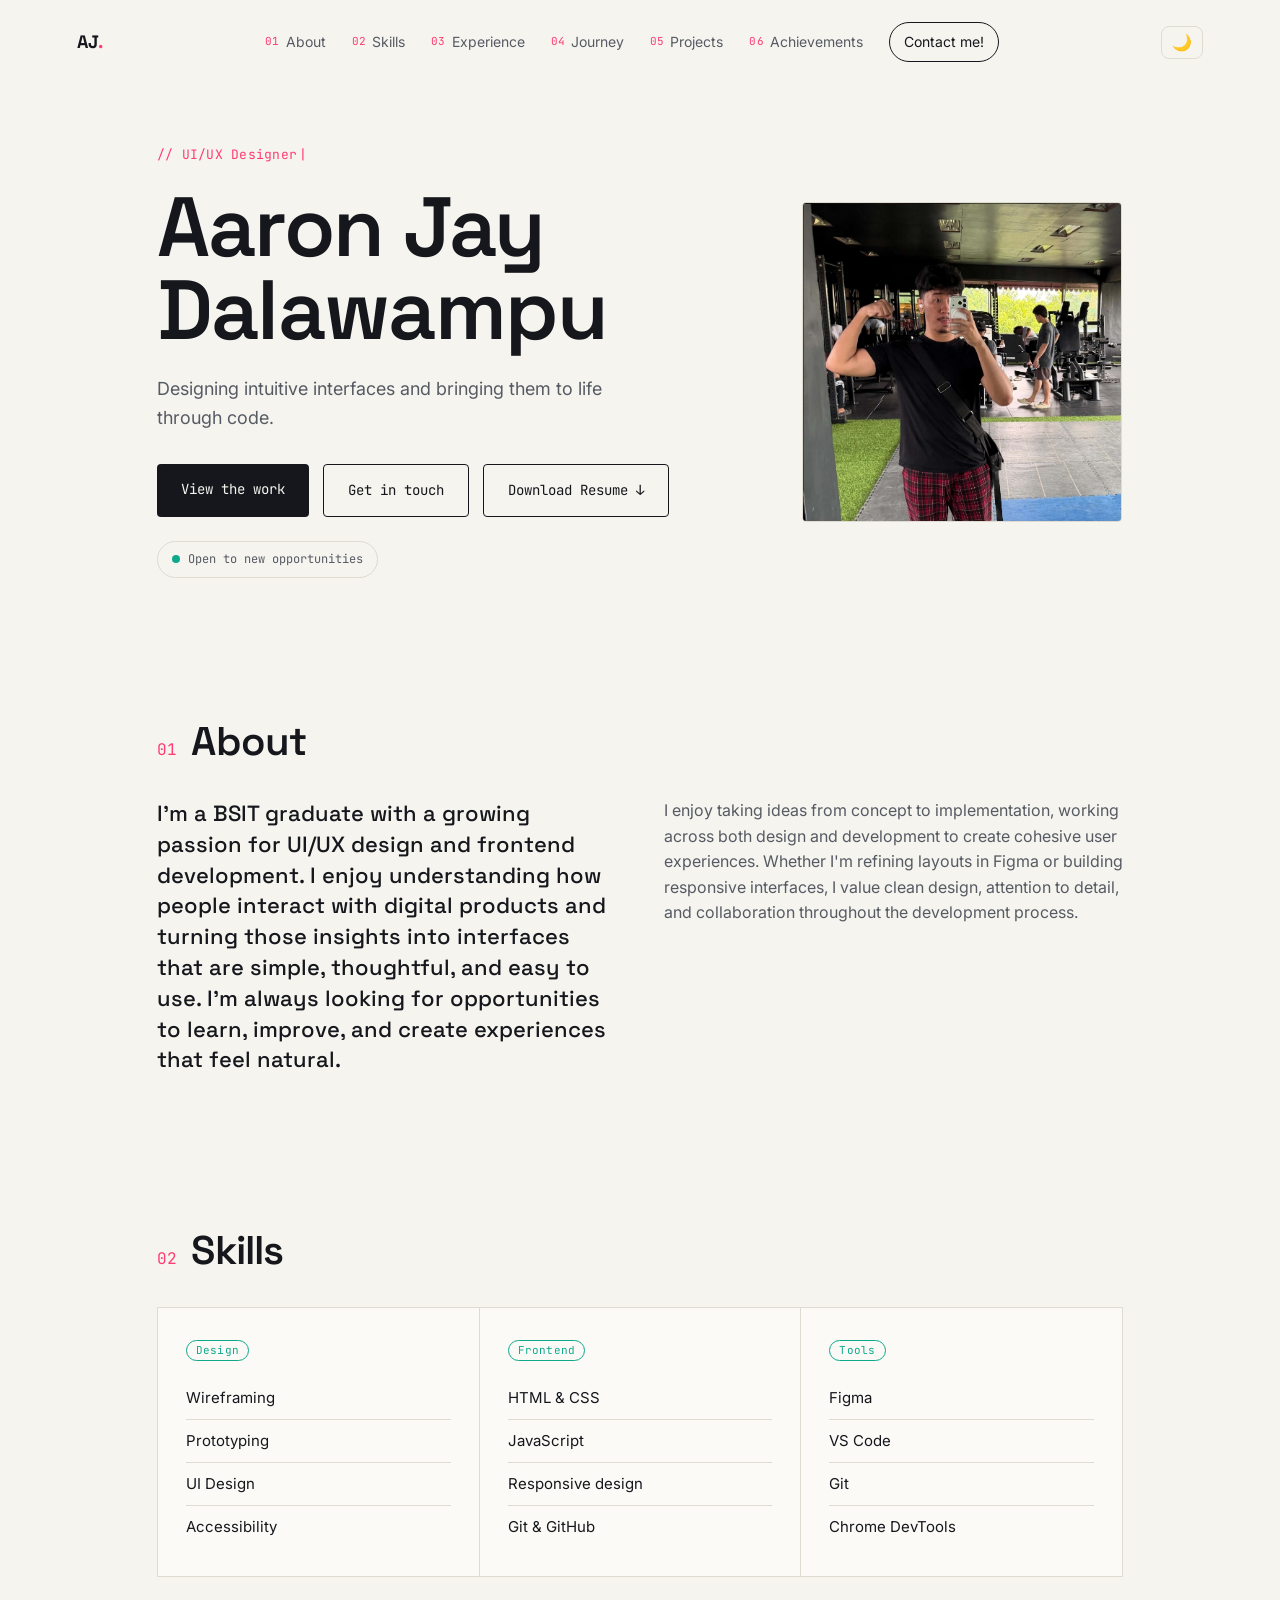
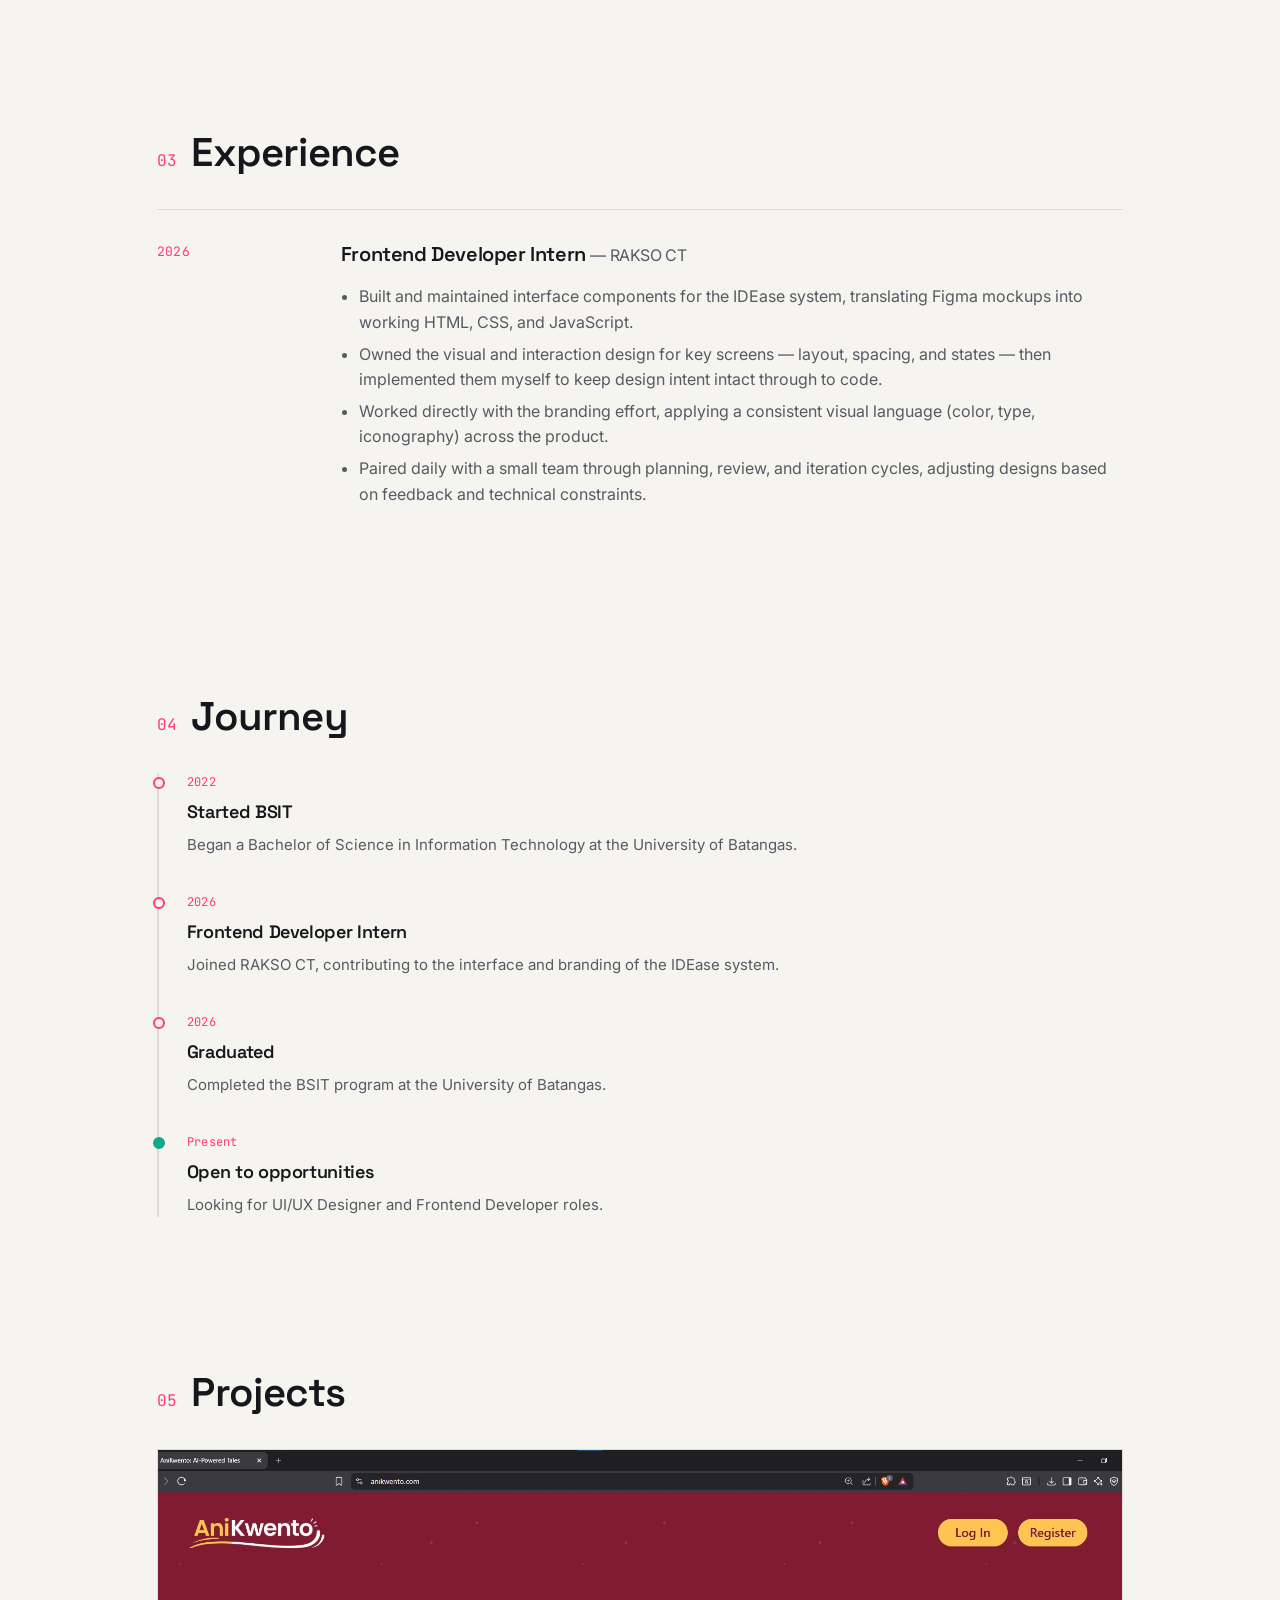
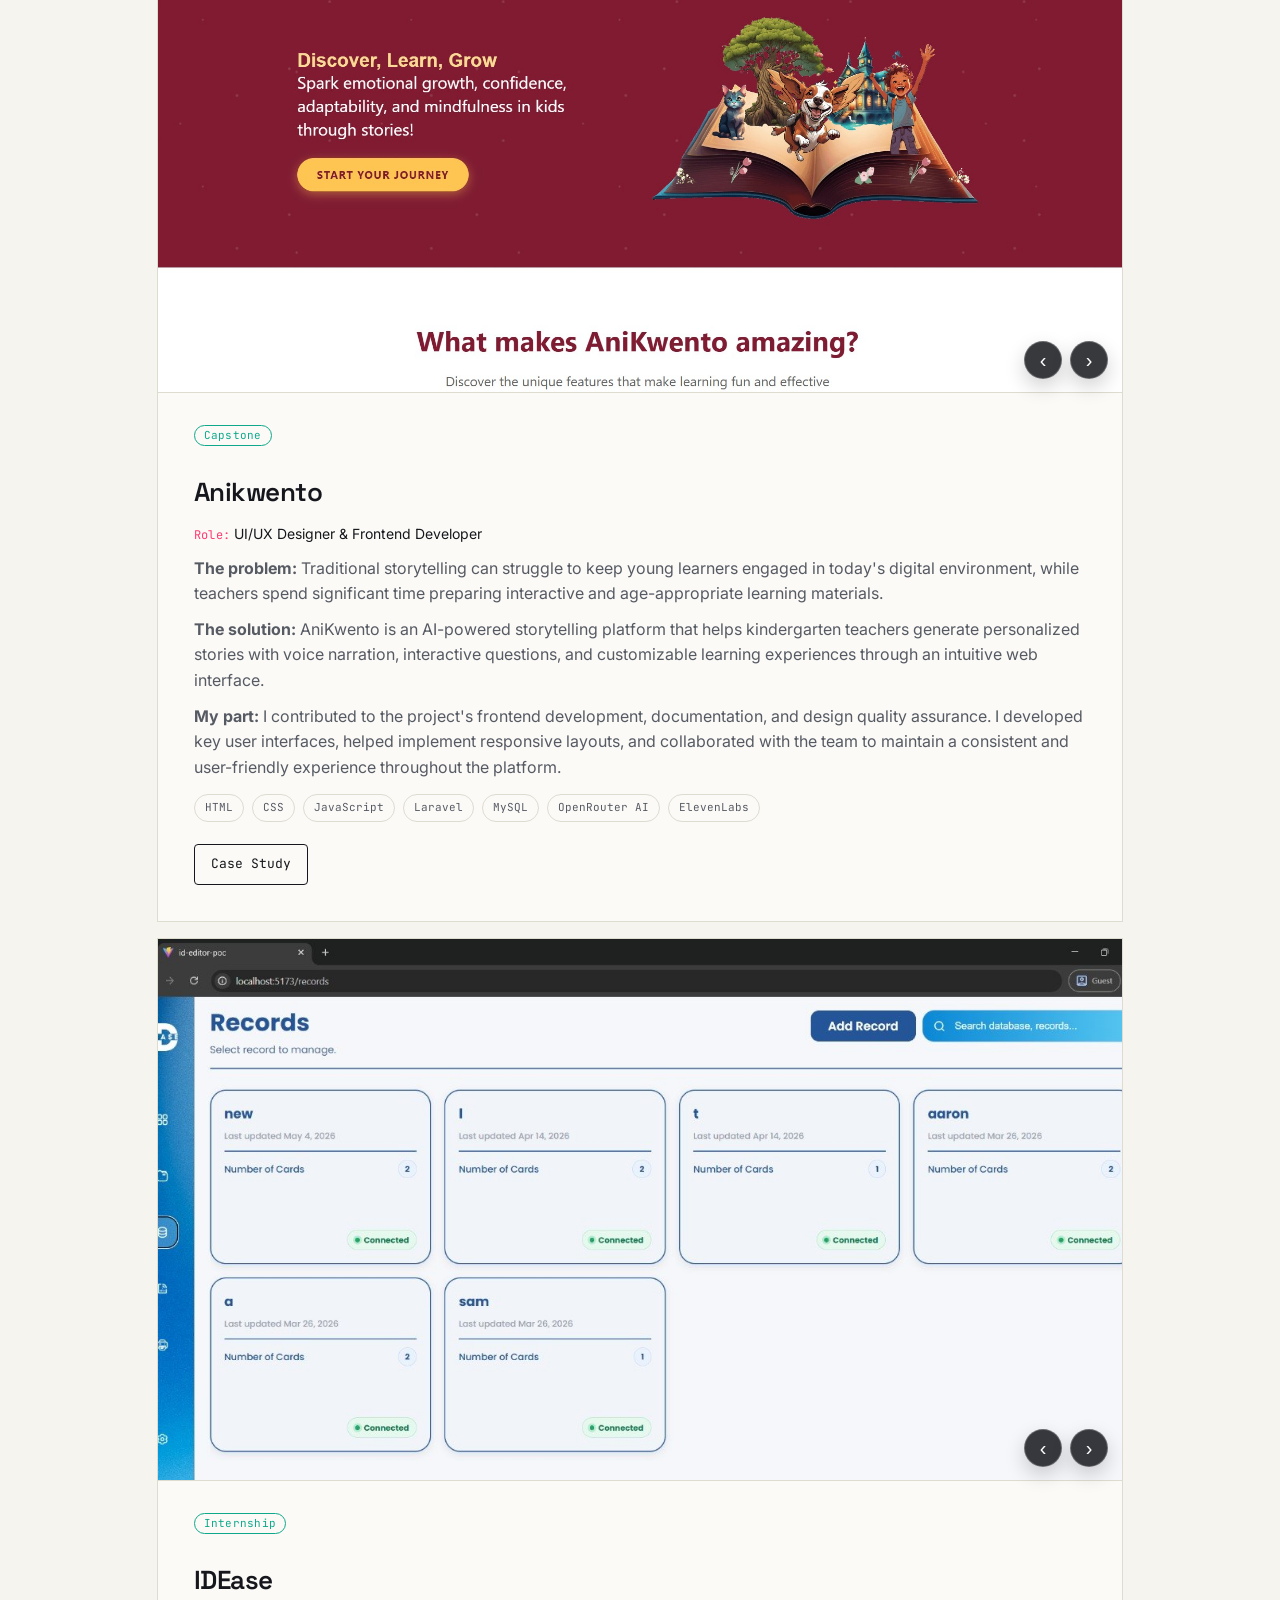
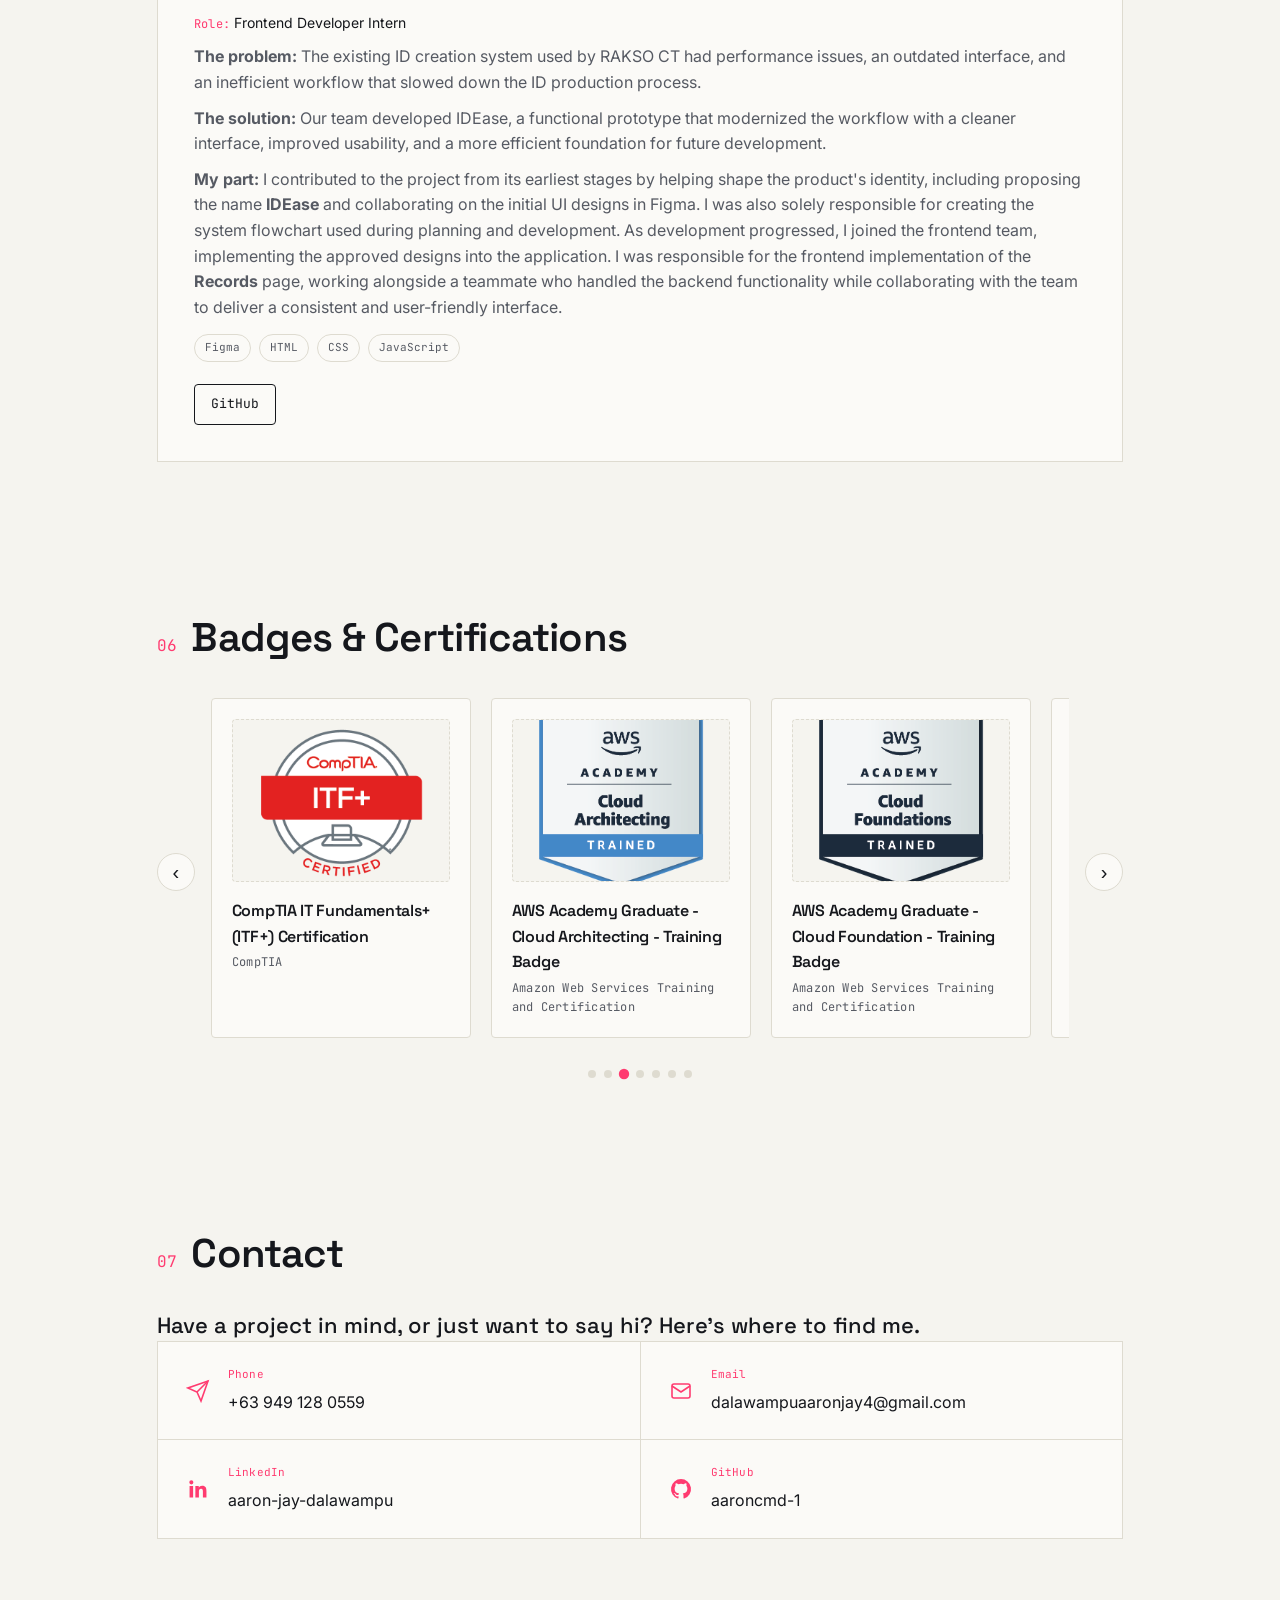
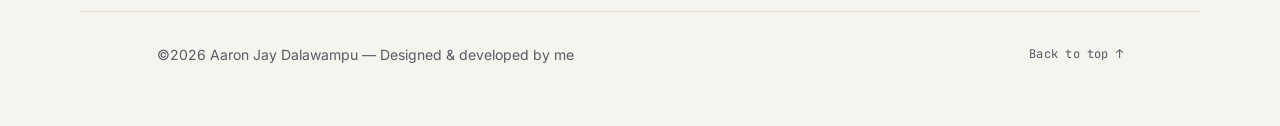
<file: index.html>
<!DOCTYPE html>
<html lang="en">
<head>
<meta charset="UTF-8">
<meta name="viewport" content="width=device-width, initial-scale=1.0">
<title>Aaron Jay Dalawampu | UI/UX Portfolio</title>
<meta name="description" content="Portfolio of Aaron Jay Dalawampu, UI/UX Designer and Frontend Developer.">
<link rel="icon" type="image/svg+xml" href="favicon.svg">

<link rel="preconnect" href="https://fonts.googleapis.com">
<link rel="preconnect" href="https://fonts.gstatic.com" crossorigin>
<link href="https://fonts.googleapis.com/css2?family=Space+Grotesk:wght@400;500;600;700&family=Inter:wght@400;500;600&family=JetBrains+Mono:wght@400;500&display=swap" rel="stylesheet">
<link rel="stylesheet" href="style.css">
</head>
<body>

<a class="skip-link" href="#main">Skip to content</a>

<!-- ============ NAVBAR ============ -->
<nav class="navbar" id="navbar">
  <a href="#top" class="logo">AJ<span class="accent">.</span></a>

  <button class="menu-btn" id="menuBtn" aria-label="Toggle menu" aria-expanded="false">
    <span></span><span></span>
  </button>

  <div class="nav-links" id="navLinks">
    <a href="#about"><span class="mono">01</span> About</a>
    <a href="#skills"><span class="mono">02</span> Skills</a>
    <a href="#experience"><span class="mono">03</span> Experience</a>
    <a href="#journey"><span class="mono">04</span> Journey</a>
    <a href="#work"><span class="mono">05</span> Projects</a>
    <a href="#certifications"><span class="mono">06</span> Achievements</a>
    <a href="#contact" class="nav-btn">Contact me!</a>
  </div>

  <button class="theme-btn" id="themeBtn" aria-label="Toggle dark mode">🌙</button>
</nav>

<main id="main">

  <!-- ============ HERO ============ -->
  <header id="top" class="hero">
    <div class="hero-text">
      <p class="eyebrow mono">// <span id="roleText">UI/UX Designer</span><span class="cursor">|</span></p>
      <h1>Aaron Jay<br>Dalawampu</h1>
      <p class="hero-desc">Designing intuitive interfaces and bringing them to life through code.</p>
      <div class="hero-buttons">
        <a class="btn" href="#work">View the work</a>
        <a class="btn-outline" href="#contact">Get in touch</a>
        <a class="btn-outline" href="MY RESUME.pdf" download>Download Resume ↓</a>
      </div>
      <div class="status-pill">
        <span class="status-dot"></span> Open to new opportunities
      </div>
    </div>

    <div class="hero-photo">
      <div class="photo-box">
        <img src="images/profile.jpeg" alt="Aaron Jay Dalawampu">
      </div>
    </div>
  </header>

  <!-- ============ ABOUT ============ -->
  <section id="about" class="section">
    <div class="section-header">
      <span class="mono accent">01</span>
      <h2>About</h2>
    </div>
    <div class="about-content">
      <p class="lead">I'm a BSIT graduate with a growing passion for UI/UX design and frontend development. I enjoy understanding how people interact with digital products and turning those insights into interfaces that are simple, thoughtful, and easy to use. I'm always looking for opportunities to learn, improve, and create experiences that feel natural.</p>
      <p>I enjoy taking ideas from concept to implementation, working across both design and development to create cohesive user experiences. Whether I'm refining layouts in Figma or building responsive interfaces, I value clean design, attention to detail, and collaboration throughout the development process.</p>
    </div>
  </section>

  <!-- ============ SKILLS ============ -->
  <section id="skills" class="section">
    <div class="section-header">
      <span class="mono accent">02</span>
      <h2>Skills</h2>
    </div>
    <div class="skills-list">
      <div class="skill-box">
        <span class="mono tag">Design</span>
        <ul>
          <li>Wireframing</li>
          <li>Prototyping</li>
          <li>UI Design</li>
          <li>Accessibility</li>
        </ul>
      </div>
      <div class="skill-box">
        <span class="mono tag">Frontend</span>
        <ul>
          <li>HTML &amp; CSS</li>
          <li>JavaScript</li>
          <li>Responsive design</li>
          <li>Git &amp; GitHub</li>
        </ul>
      </div>
      <div class="skill-box">
        <span class="mono tag">Tools</span>
        <ul>
          <li>Figma</li>
          <li>VS Code</li>
          <li>Git</li>
          <li>Chrome DevTools</li>
        </ul>
      </div>
    </div>
  </section>

  <!-- ============ EXPERIENCE ============ -->
  <section id="experience" class="section">
    <div class="section-header">
      <span class="mono accent">03</span>
      <h2>Experience</h2>
    </div>
    <div class="exp-item">
      <div class="exp-date mono">2026</div>
      <div class="exp-details">
        <h3>Frontend Developer Intern <span class="exp-company">— RAKSO CT</span></h3>
        <ul>
          <li>Built and maintained interface components for the IDEase system, translating Figma mockups into working HTML, CSS, and JavaScript.</li>
          <li>Owned the visual and interaction design for key screens — layout, spacing, and states — then implemented them myself to keep design intent intact through to code.</li>
          <li>Worked directly with the branding effort, applying a consistent visual language (color, type, iconography) across the product.</li>
          <li>Paired daily with a small team through planning, review, and iteration cycles, adjusting designs based on feedback and technical constraints.</li>
        </ul>
      </div>
    </div>
  </section>

  <!-- ============ JOURNEY / TIMELINE ============ -->
  <section id="journey" class="section">
    <div class="section-header">
      <span class="mono accent">04</span>
      <h2>Journey</h2>
    </div>
    <div class="timeline">
      <div class="timeline-item">
        <span class="timeline-dot"></span>
        <span class="timeline-year mono">2022</span>
        <div class="timeline-body">
          <h3>Started BSIT</h3>
          <p>Began a Bachelor of Science in Information Technology at the University of Batangas.</p>
        </div>
      </div>
      <div class="timeline-item">
        <span class="timeline-dot"></span>
        <span class="timeline-year mono">2026</span>
        <div class="timeline-body">
          <h3>Frontend Developer Intern</h3>
          <p>Joined RAKSO CT, contributing to the interface and branding of the IDEase system.</p>
        </div>
      </div>
      <div class="timeline-item">
        <span class="timeline-dot"></span>
        <span class="timeline-year mono">2026</span>
        <div class="timeline-body">
          <h3>Graduated</h3>
          <p>Completed the BSIT program at the University of Batangas.</p>
        </div>
      </div>
      <div class="timeline-item timeline-item-current">
        <span class="timeline-dot"></span>
        <span class="timeline-year mono">Present</span>
        <div class="timeline-body">
          <h3>Open to opportunities</h3>
          <p>Looking for UI/UX Designer and Frontend Developer roles.</p>
        </div>
      </div>
    </div>
  </section>

  <!-- ============ PROJECTS ============ -->
  <section id="work" class="section">
    <div class="section-header">
      <span class="mono accent">05</span>
      <h2>Projects</h2>
    </div>
    <div class="projects-list">

      <article class="project">
        <div class="project-media">
          <div class="project-image project-carousel" data-images="images/anikwento.jpg, images/anikwento2.jpg, images/anikwento3.jpg, images/anikwento4.jpg, images/anikwento5.jpg" data-title="AniKwento">
            <img src="images/anikwento.jpg" alt="AniKwento preview 1" loading="lazy" decoding="async">
          </div>
          <div class="project-carousel-controls">
            <button class="carousel-btn project-carousel-prev" type="button" aria-label="Previous image">‹</button>
            <button class="carousel-btn project-carousel-next" type="button" aria-label="Next image">›</button>
          </div>
        </div>
        <div class="project-details">
          <span class="mono tag">Capstone</span>
          <h3>Anikwento</h3>
          <p class="project-role"><span class="mono">Role:</span> UI/UX Designer &amp; Frontend Developer</p>
          <p><strong>The problem:</strong> Traditional storytelling can struggle to keep young learners engaged in today's digital environment, while teachers spend significant time preparing interactive and age-appropriate learning materials.</p>
          <p><strong>The solution:</strong> AniKwento is an AI-powered storytelling platform that helps kindergarten teachers generate personalized stories with voice narration, interactive questions, and customizable learning experiences through an intuitive web interface.</p>
          <p><strong>My part:</strong> I contributed to the project's frontend development, documentation, and design quality assurance. I developed key user interfaces, helped implement responsive layouts, and collaborated with the team to maintain a consistent and user-friendly experience throughout the platform.</p>
          <div class="tech-tags">
            <span class="tech-tag">HTML</span>
            <span class="tech-tag">CSS</span>
            <span class="tech-tag">JavaScript</span>
            <span class="tech-tag">Laravel</span>
            <span class="tech-tag">MySQL</span>
            <span class="tech-tag">OpenRouter AI</span>
            <span class="tech-tag">ElevenLabs</span>
          </div>
          <div class="project-links">
            <a class="btn-small btn-small-outline" href="case-study-anikwento.html">Case Study</a>
          </div>
        </div>
      </article>

      <article class="project">
        <div class="project-media">
          <div class="project-image project-carousel" data-images="images/idease.jpg, images/idease2.jpg, images/idease3.jpg, images/idease4.jpg, images/idease5.jpg" data-title="IDEase">
            <img src="images/idease.jpg" alt="IDEase preview 1" loading="lazy" decoding="async">
          </div>
          <div class="project-carousel-controls">
            <button class="carousel-btn project-carousel-prev" type="button" aria-label="Previous image">‹</button>
            <button class="carousel-btn project-carousel-next" type="button" aria-label="Next image">›</button>
          </div>
        </div>
        <div class="project-details">
          <span class="mono tag">Internship</span>
          <h3>IDEase</h3>
          <p class="project-role"><span class="mono">Role:</span> Frontend Developer Intern</p>
          <p><strong>The problem:</strong> The existing ID creation system used by RAKSO CT had performance issues, an outdated interface, and an inefficient workflow that slowed down the ID production process.</p>
          <p><strong>The solution:</strong> Our team developed IDEase, a functional prototype that modernized the workflow with a cleaner interface, improved usability, and a more efficient foundation for future development.</p>
          <p><strong>My part:</strong>  I contributed to the project from its earliest stages by helping shape the product's identity, including proposing the name <strong>IDEase</strong> and collaborating on the initial UI designs in Figma. I was also solely responsible for creating the system flowchart used during planning and development. As development progressed, I joined the frontend team, implementing the approved designs into the application. I was responsible for the frontend implementation of the <strong>Records</strong> page, working alongside a teammate who handled the backend functionality while collaborating with the team to deliver a consistent and user-friendly interface.</p>
          <div class="tech-tags">
            <span class="tech-tag">Figma</span>
            <span class="tech-tag">HTML</span>
            <span class="tech-tag">CSS</span>
            <span class="tech-tag">JavaScript</span>
          </div>
          <div class="project-links">
            <a class="btn-small btn-small-outline" href="https://github.com/luis-guico/idease-rakso.git" target="_blank" rel="noopener">GitHub</a>
          </div>
        </div>
      </article>

    </div>
  </section>

  <!-- ============ BADGES AND CERTIFICATIONS ============ -->
  <section id="certifications" class="section">
    <div class="section-header">
      <span class="mono accent">06</span>
      <h2>Badges & Certifications</h2>
    </div>
    <div class="certs-carousel">
      <button class="carousel-btn carousel-prev" id="certPrev" aria-label="Previous certificate">‹</button>

      <div class="certs-track" id="certsTrack">
        <a class="cert-slide" href="https://www.credly.com/badges/2f533626-c78a-4987-b469-2325dd2d92f3/public_url" target="_blank" rel="noopener noreferrer">
          <div class="cert-photo">
            <img src="images/comptia.png" alt="CompTIA A+ certificate" loading="lazy" decoding="async">
          </div>
          <h3>CompTIA IT Fundamentals+ (ITF+) Certification</h3>
          <p class="mono cert-source">CompTIA</p>
        </a>

        <a class="cert-slide" href="https://www.credly.com/badges/62d13038-6133-4109-a7f4-4c61788803d1/public_url" target="_blank" rel="noopener noreferrer">
          <div class="cert-photo">
            <img src="images/cloudarchi.png" alt="Cloud Architecture certificate" loading="lazy" decoding="async">
          </div>
          <h3>AWS Academy Graduate - Cloud Architecting - Training Badge</h3>
          <p class="mono cert-source">Amazon Web Services Training and Certification</p>
        </a>

        <a class="cert-slide" href="https://www.credly.com/badges/88900795-4ca0-4d45-a665-223157957b60/public_url" target="_blank" rel="noopener noreferrer">
          <div class="cert-photo">
            <img src="images/cloudfoundation.png" alt="Cloud Foundation certificate" loading="lazy" decoding="async">
          </div>
          <h3>AWS Academy Graduate - Cloud Foundation - Training Badge</h3>
          <p class="mono cert-source">Amazon Web Services Training and Certification</p>
        </a>

        <a class="cert-slide" href="https://www.credly.com/badges/a8c4c143-750a-45ef-8f0a-4ceccf575b81/public_url" target="_blank" rel="noopener noreferrer">
          <div class="cert-photo">
            <img src="images/cloudprac.png" alt="Cloud Practice Badge" loading="lazy" decoding="async">
          </div>
          <h3>AWS Cloud Quest: Cloud Practitioner - Training Badge</h3>
          <p class="mono cert-source">Amazon Web Services Training and Certification</p>
        </a>

        <a class="cert-slide" href="https://www.credly.com/badges/e9c7caca-8a12-4378-878a-1ef0415883eb/public_url" target="_blank" rel="noopener noreferrer">
          <div class="cert-photo">
            <img src="images/genaiprac.png" alt="Generative AI Practitioner Badge" loading="lazy" decoding="async">
          </div>
          <h3>AWS Cloud Quest: Generative AI Practitioner - Training Badge</h3>
          <p class="mono cert-source">Amazon Web Services Training and Certification</p>
        </a>

        <a class="cert-slide" href="https://www.credly.com/badges/edac3015-a60c-4ce6-a560-2da334d6e863/public_url" target="_blank" rel="noopener noreferrer">
          <div class="cert-photo">
            <img src="images/linux.png" alt="Linux Foundation Badge" loading="lazy" decoding="async">
          </div>
          <h3>Linux Unhatched</h3>
          <p class="mono cert-source">Cisco</p>
        </a>
        
        <a class="cert-slide" href="https://www.credly.com/badges/e96e6698-9bee-45d7-a191-f8c34a75c3ea/public_url" target="_blank" rel="noopener noreferrer">
          <div class="cert-photo">
            <img src="images/cyberthreat.png" alt="Cyber Threat Management Badge" loading="lazy" decoding="async">
          </div>
          <h3>Cyber Threat Management</h3>
          <p class="mono cert-source">Cisco</p>
        </a>
      </div>

      <button class="carousel-btn carousel-next" id="certNext" aria-label="Next certificate">›</button>
    </div>

    <div class="carousel-dots" id="certDots"></div>
  </section>

  <!-- ============ CONTACT INFO ============ -->
  <section id="contact" class="section">
    <div class="section-header">
      <span class="mono accent">07</span>
      <h2>Contact</h2>
    </div>
    <p class="lead">Have a project in mind, or just want to say hi? Here's where to find me.</p>

    <div class="contact-grid">
      <a class="contact-card" href="tel:+639491280559">
        <svg class="contact-icon" viewBox="0 0 24 24" fill="none" stroke="currentColor" stroke-width="1.6" aria-hidden="true"><path d="M22 2 11 13"/><path d="M22 2 15 22l-4-9-9-4 20-7z"/></svg>
        <span class="contact-card-text">
          <span class="mono">Phone</span>
          <span>+63 949 128 0559</span>
        </span>
      </a>

      <a class="contact-card" href="mailto:dalawampuaaronjay4@gmail.com">
        <svg class="contact-icon" viewBox="0 0 24 24" fill="none" stroke="currentColor" stroke-width="1.6" aria-hidden="true"><rect x="3" y="5" width="18" height="14" rx="2"/><path d="m3 7 9 6 9-6"/></svg>
        <span class="contact-card-text">
          <span class="mono">Email</span>
          <span>dalawampuaaronjay4@gmail.com</span>
        </span>
      </a>

      <a class="contact-card" href="https://linkedin.com/in/aaron-jay-dalawampu-04b88a415" target="_blank" rel="noopener">
        <svg class="contact-icon" viewBox="0 0 24 24" fill="currentColor" aria-hidden="true"><path d="M20.45 20.45h-3.55v-5.57c0-1.33-.02-3.04-1.85-3.04-1.85 0-2.14 1.45-2.14 2.94v5.67H9.36V9h3.41v1.56h.05c.48-.9 1.63-1.85 3.36-1.85 3.6 0 4.27 2.37 4.27 5.45v6.29zM5.34 7.43a2.06 2.06 0 1 1 0-4.12 2.06 2.06 0 0 1 0 4.12zM7.12 20.45H3.56V9h3.56v11.45z"/></svg>
        <span class="contact-card-text">
          <span class="mono">LinkedIn</span>
          <span>aaron-jay-dalawampu</span>
        </span>
      </a>

      <a class="contact-card" href="https://github.com/aaroncmd-1" target="_blank" rel="noopener">
        <svg class="contact-icon" viewBox="0 0 24 24" fill="currentColor" aria-hidden="true"><path d="M12 2a10 10 0 0 0-3.16 19.49c.5.09.68-.22.68-.48v-1.7c-2.78.6-3.37-1.34-3.37-1.34-.46-1.16-1.11-1.47-1.11-1.47-.9-.62.07-.6.07-.6 1 .07 1.53 1.03 1.53 1.03.9 1.52 2.34 1.08 2.91.83.09-.65.35-1.08.63-1.33-2.22-.25-4.56-1.11-4.56-4.94 0-1.09.39-1.98 1.03-2.68-.1-.25-.45-1.27.1-2.65 0 0 .84-.27 2.75 1.02a9.53 9.53 0 0 1 5 0c1.9-1.29 2.74-1.02 2.74-1.02.55 1.38.2 2.4.1 2.65.64.7 1.03 1.59 1.03 2.68 0 3.84-2.34 4.68-4.57 4.93.36.31.68.92.68 1.85v2.74c0 .27.18.58.69.48A10 10 0 0 0 12 2z"/></svg>
        <span class="contact-card-text">
          <span class="mono">GitHub</span>
          <span>aaroncmd-1</span>
        </span>
      </a>
    </div>
  </section>

</main>

<footer class="footer">
  <span>©2026 Aaron Jay Dalawampu — Designed &amp; developed by me</span>
  <a href="#top" class="back-to-top mono">Back to top ↑</a>
</footer>

<script src="script.js"></script>
</body>
</html>
</file>
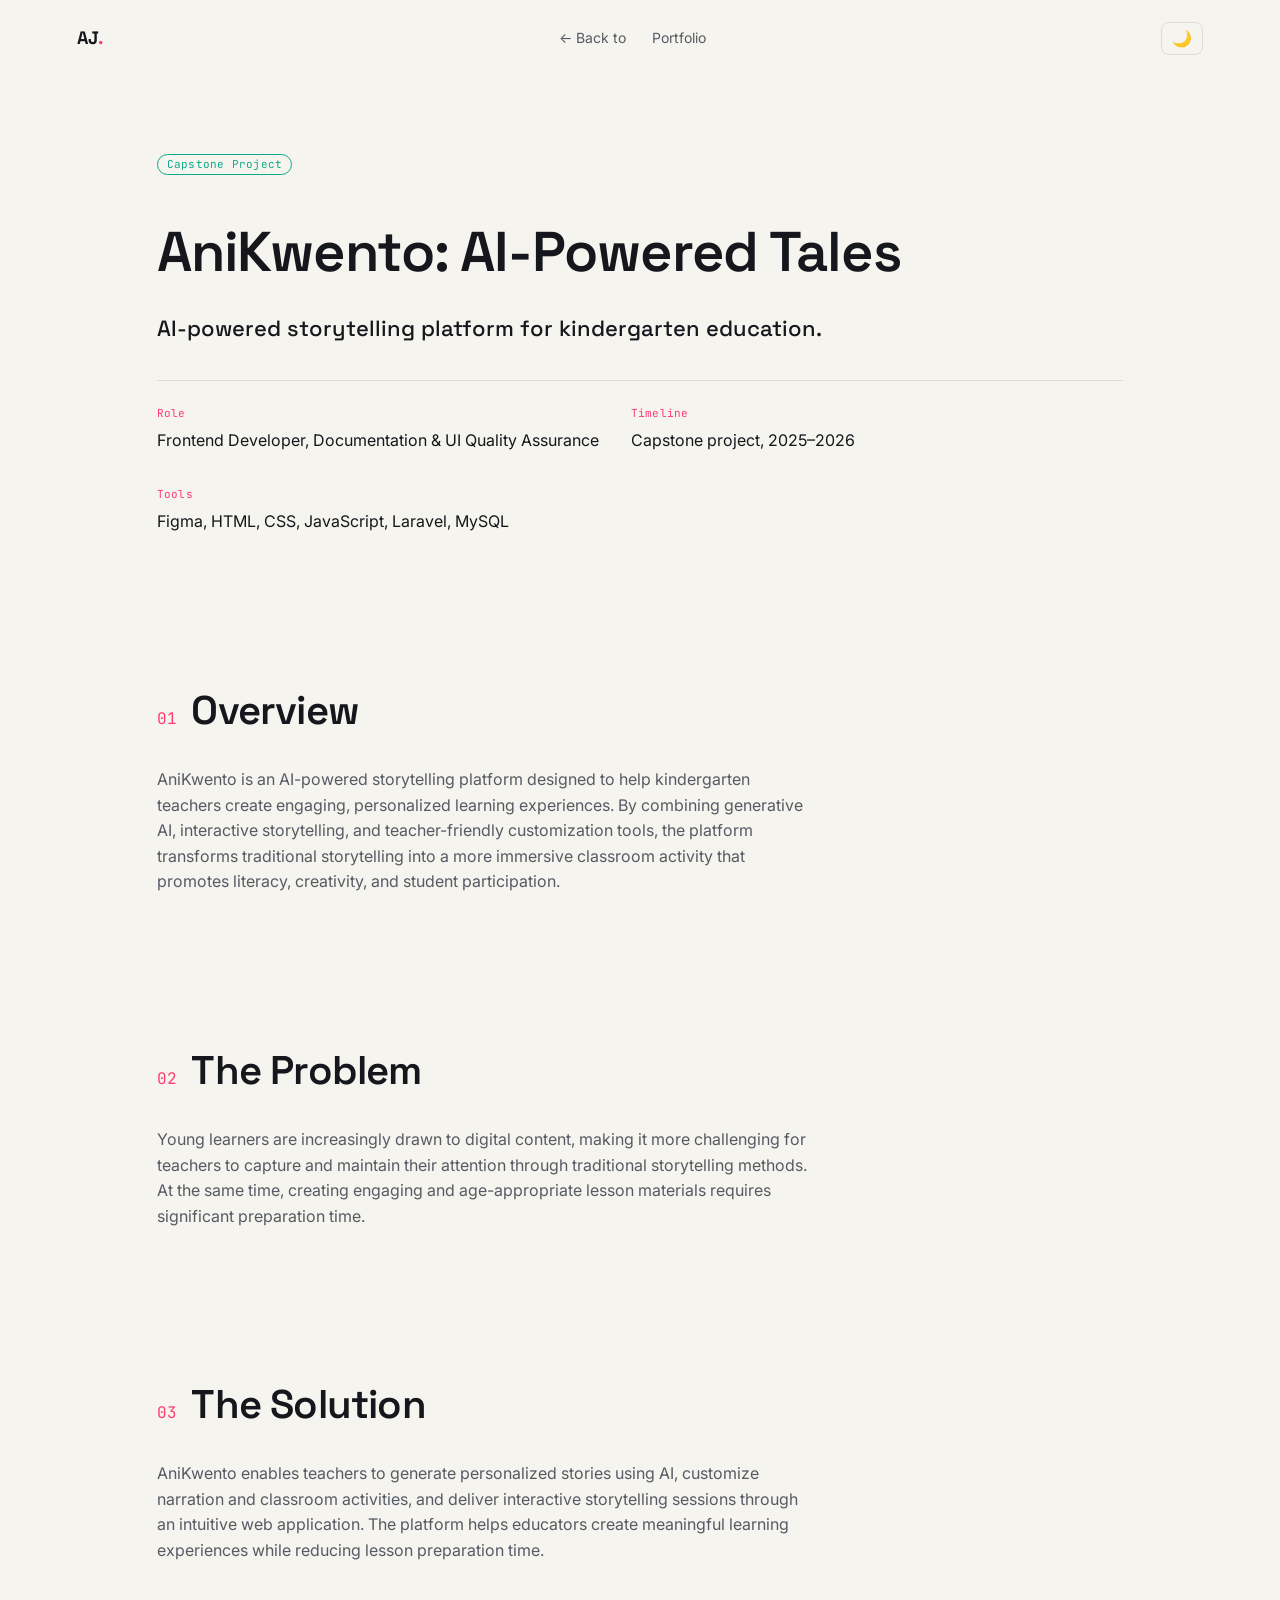
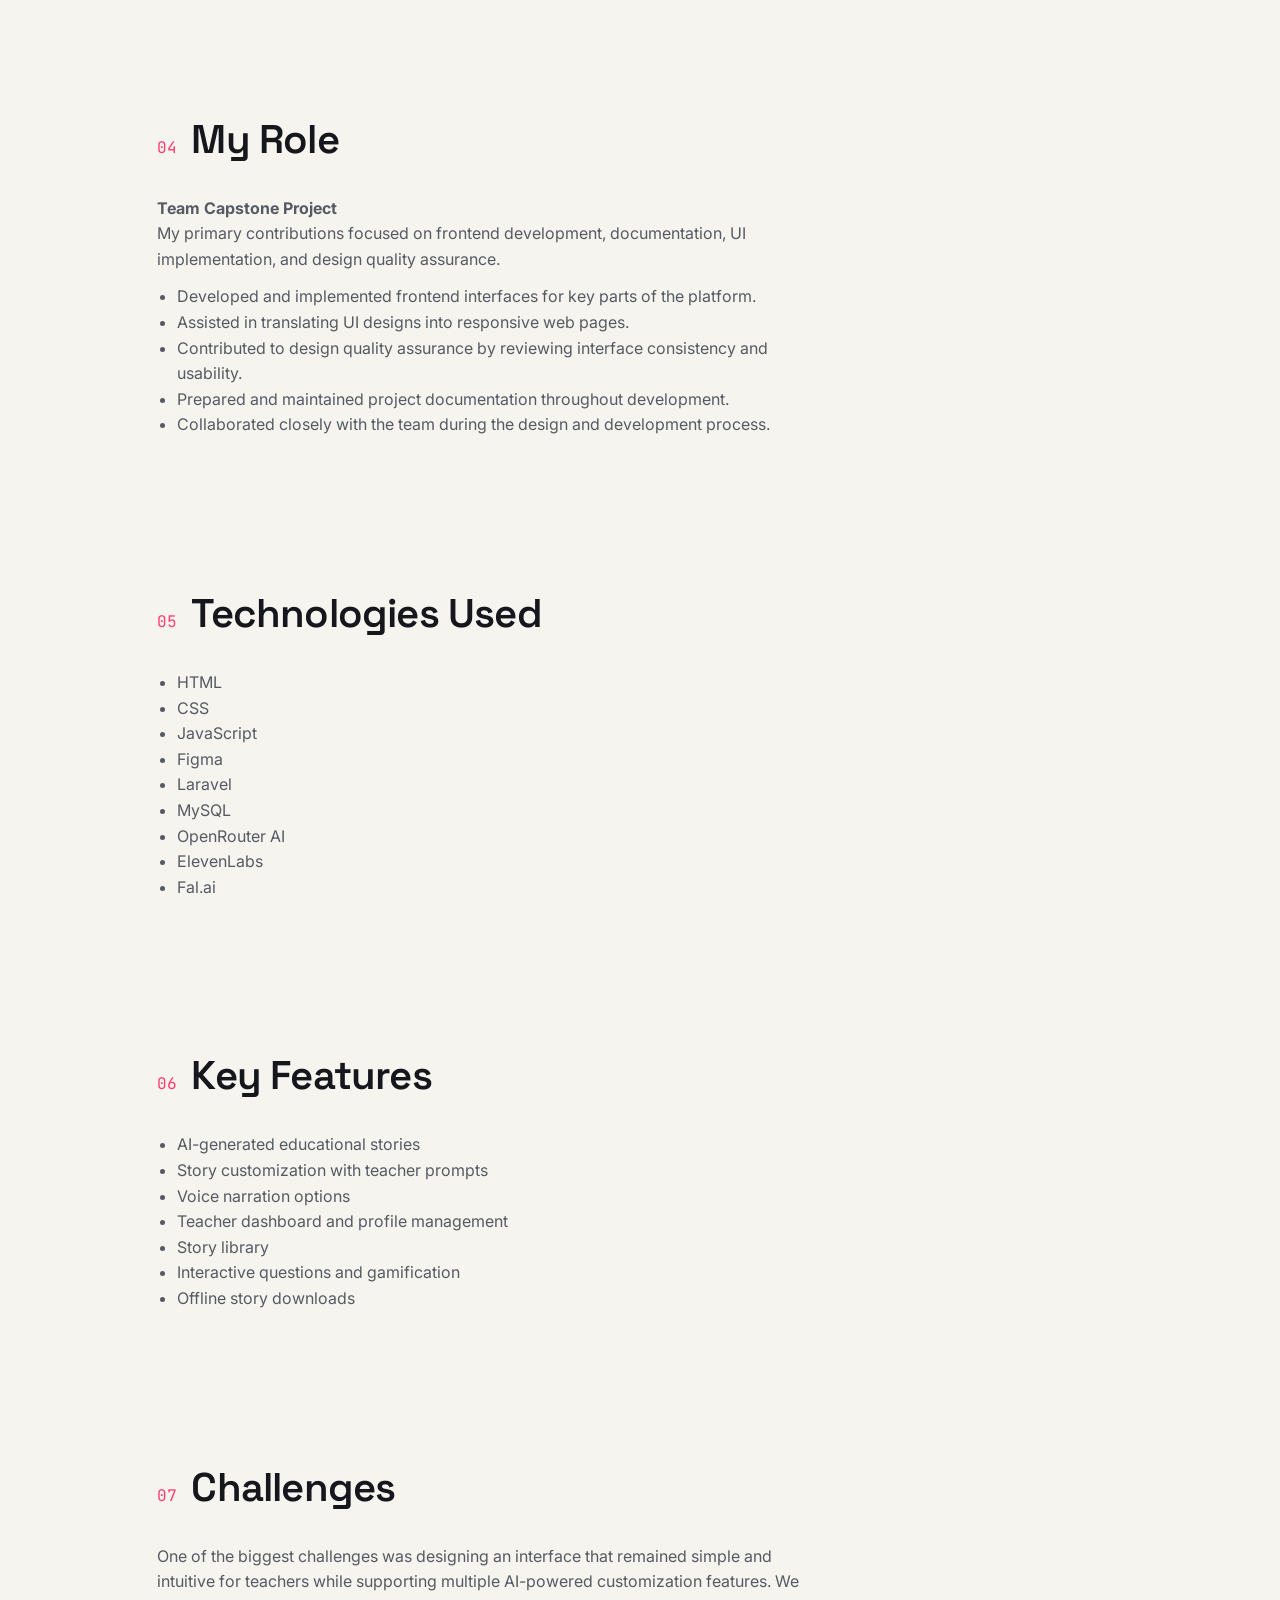
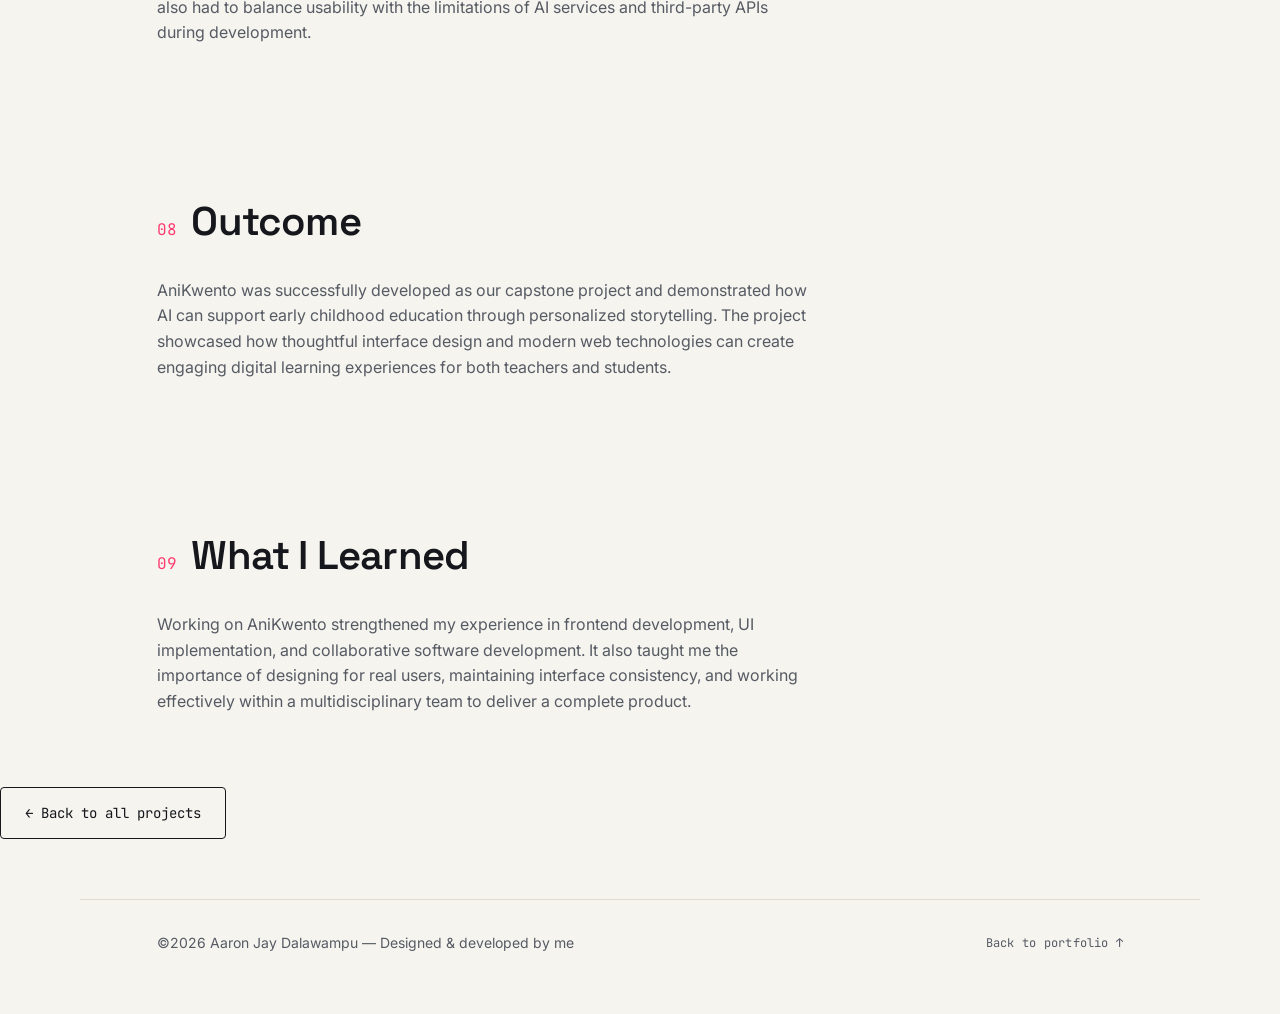
<file: case-study-anikwento.html>
<!DOCTYPE html>
<html lang="en">
<head>
<meta charset="UTF-8">
<meta name="viewport" content="width=device-width, initial-scale=1.0">
<title>Anikwento — Case Study | Aaron Jay Dalawampu</title>
<meta name="description" content="Case study: Anikwento, an AI-powered storytelling platform, by Aaron Jay Dalawampu.">
<link rel="icon" type="image/svg+xml" href="favicon.svg">

<link rel="preconnect" href="https://fonts.googleapis.com">
<link rel="preconnect" href="https://fonts.gstatic.com" crossorigin>
<link href="https://fonts.googleapis.com/css2?family=Space+Grotesk:wght@400;500;600;700&family=Inter:wght@400;500;600&family=JetBrains+Mono:wght@400;500&display=swap" rel="stylesheet">
<link rel="stylesheet" href="style.css">
</head>
<body>

<a class="skip-link" href="#main">Skip to content</a>

<!-- ============ NAVBAR ============ -->
<nav class="navbar" id="navbar">
  <a href="index.html#top" class="logo">AJ<span class="accent">.</span></a>

  <button class="menu-btn" id="menuBtn" aria-label="Toggle menu" aria-expanded="false">
    <span></span><span></span>
  </button>

  <div class="nav-links" id="navLinks">
    <a href="index.html#work">← Back to</a>
    <a href="index.html#work">Portfolio</a>
  </div>

  <button class="theme-btn" id="themeBtn" aria-label="Toggle dark mode">🌙</button>
</nav>

<main id="main">

  <!-- ============ CASE STUDY HEADER ============ -->
  <header id="top" class="section">
    <span class="mono tag">Capstone Project</span>
    <h1 style="margin-top:16px; font-size:clamp(36px, 6vw, 56px);">AniKwento: AI-Powered Tales</h1>
    <p class="lead" style="margin-top:16px; max-width:60ch;">AI-powered storytelling platform for kindergarten education.</p>

    <div class="cs-meta">
      <div>
        <span class="mono cs-meta-label">Role</span>
        <span>Frontend Developer, Documentation & UI Quality Assurance</span>
      </div>
      <div>
        <span class="mono cs-meta-label">Timeline</span>
        <span>Capstone project, 2025–2026</span>
      </div>
      <div>
        <span class="mono cs-meta-label">Tools</span>
        <span>Figma, HTML, CSS, JavaScript, Laravel, MySQL</span>
      </div>
    </div>
  </header>

  <section class="section">
    <div class="section-header">
      <span class="mono accent">01</span>
      <h2>Overview</h2>
    </div>
    <p class="cs-copy">AniKwento is an AI-powered storytelling platform designed to help kindergarten teachers create engaging, personalized learning experiences. By combining generative AI, interactive storytelling, and teacher-friendly customization tools, the platform transforms traditional storytelling into a more immersive classroom activity that promotes literacy, creativity, and student participation.</p>
  </section>

  <section class="section">
    <div class="section-header">
      <span class="mono accent">02</span>
      <h2>The Problem</h2>
    </div>
    <p class="cs-copy">Young learners are increasingly drawn to digital content, making it more challenging for teachers to capture and maintain their attention through traditional storytelling methods. At the same time, creating engaging and age-appropriate lesson materials requires significant preparation time.</p>
  </section>

  <section class="section">
    <div class="section-header">
      <span class="mono accent">03</span>
      <h2>The Solution</h2>
    </div>
    <p class="cs-copy">AniKwento enables teachers to generate personalized stories using AI, customize narration and classroom activities, and deliver interactive storytelling sessions through an intuitive web application. The platform helps educators create meaningful learning experiences while reducing lesson preparation time.</p>
  </section>

  <section class="section">
    <div class="section-header">
      <span class="mono accent">04</span>
      <h2>My Role</h2>
    </div>
    <p class="cs-copy"><strong>Team Capstone Project</strong></p>
    <p class="cs-copy">My primary contributions focused on frontend development, documentation, UI implementation, and design quality assurance.</p>
    <ul class="cs-copy" style="margin-top:12px; padding-left:20px;">
      <li>Developed and implemented frontend interfaces for key parts of the platform.</li>
      <li>Assisted in translating UI designs into responsive web pages.</li>
      <li>Contributed to design quality assurance by reviewing interface consistency and usability.</li>
      <li>Prepared and maintained project documentation throughout development.</li>
      <li>Collaborated closely with the team during the design and development process.</li>
    </ul>
  </section>

  <section class="section">
    <div class="section-header">
      <span class="mono accent">05</span>
      <h2>Technologies Used</h2>
    </div>
    <ul class="cs-copy" style="margin-top:12px; padding-left:20px;">
      <li>HTML</li>
      <li>CSS</li>
      <li>JavaScript</li>
      <li>Figma</li>
      <li>Laravel</li>
      <li>MySQL</li>
      <li>OpenRouter AI</li>
      <li>ElevenLabs</li>
      <li>Fal.ai</li>
    </ul>
  </section>

  <section class="section">
    <div class="section-header">
      <span class="mono accent">06</span>
      <h2>Key Features</h2>
    </div>
    <ul class="cs-copy" style="margin-top:12px; padding-left:20px;">
      <li>AI-generated educational stories</li>
      <li>Story customization with teacher prompts</li>
      <li>Voice narration options</li>
      <li>Teacher dashboard and profile management</li>
      <li>Story library</li>
      <li>Interactive questions and gamification</li>
      <li>Offline story downloads</li>
    </ul>
  </section>

  <section class="section">
    <div class="section-header">
      <span class="mono accent">07</span>
      <h2>Challenges</h2>
    </div>
    <p class="cs-copy">One of the biggest challenges was designing an interface that remained simple and intuitive for teachers while supporting multiple AI-powered customization features. We also had to balance usability with the limitations of AI services and third-party APIs during development.</p>
  </section>

  <section class="section">
    <div class="section-header">
      <span class="mono accent">08</span>
      <h2>Outcome</h2>
    </div>
    <p class="cs-copy">AniKwento was successfully developed as our capstone project and demonstrated how AI can support early childhood education through personalized storytelling. The project showcased how thoughtful interface design and modern web technologies can create engaging digital learning experiences for both teachers and students.</p>
  </section>

  <section class="section">
    <div class="section-header">
      <span class="mono accent">09</span>
      <h2>What I Learned</h2>
    </div>
    <p class="cs-copy">Working on AniKwento strengthened my experience in frontend development, UI implementation, and collaborative software development. It also taught me the importance of designing for real users, maintaining interface consistency, and working effectively within a multidisciplinary team to deliver a complete product.</p>
  </section>

  <a class="btn-outline" href="index.html#work" style="display:inline-block; margin:0 0 60px;">← Back to all projects</a>

</main>

<footer class="footer">
  <span>©2026 Aaron Jay Dalawampu — Designed &amp; developed by me</span>
  <a href="index.html#top" class="back-to-top mono">Back to portfolio ↑</a>
</footer>

<script src="script.js"></script>
</body>
</html>
</file>
<file: style.css>
/* =========================================================
   1. THEME COLORS
   Light theme is the default (:root).
   Dark theme applies when <html data-theme="dark"> is set
   by script.js.
========================================================= */
:root{
  --bg: #F5F4EF;
  --bg-raised: #FBFAF7;
  --text: #15171C;
  --text-soft: #565A63;
  --border: #DEDBD0;
  --accent: #FF3B70;
  --mint: #0EA98B;

  --font-display: 'Space Grotesk', sans-serif;
  --font-body: 'Inter', sans-serif;
  --font-mono: 'JetBrains Mono', monospace;

  --container: 1120px;
  --gutter: clamp(24px, 6vw, 96px);
  --radius: 4px;
}

html[data-theme="dark"]{
  --bg: #14151A;
  --bg-raised: #1D1E25;
  --text: #F2F1EC;
  --text-soft: #A3A6AF;
  --border: #33343C;
  --accent: #FF6B93;
  --mint: #29D6B2;
}

*{margin:0; padding:0; box-sizing:border-box;}

html{scroll-behavior:smooth;}
@media (prefers-reduced-motion: reduce){
  html{scroll-behavior:auto;}
  *{animation-duration:0.001ms !important; transition-duration:0.001ms !important;}
}

body{
  background:var(--bg);
  color:var(--text);
  font-family:var(--font-body);
  line-height:1.6;
  transition:background 0.2s ease, color 0.2s ease;
}

h1, h2, h3{
  font-family:var(--font-display);
  font-weight:600;
  letter-spacing:-0.02em;
}

.mono{font-family:var(--font-mono); letter-spacing:0.02em;}
.accent{color:var(--accent);}
a{color:inherit;}

.skip-link{
  position:absolute; left:-999px; top:0;
  background:var(--text); color:var(--bg); padding:10px 16px; z-index:200;
}
.skip-link:focus{left:12px; top:12px;}

:focus-visible{outline:2px solid var(--accent); outline-offset:3px;}

/* =========================================================
   2. NAVBAR
   Transparent-ish by default, becomes solid + shadow
   once you scroll (the "scrolled" class, added by script.js)
========================================================= */
.navbar{
  position:sticky;
  top:0;
  z-index:100;
  display:flex;
  align-items:center;
  justify-content:space-between;
  gap:20px;
  padding:22px var(--gutter);
  background:transparent;
  border-bottom:1px solid transparent;
  transition:background 0.2s ease, padding 0.2s ease, border-color 0.2s ease, box-shadow 0.2s ease;
}

.navbar.scrolled{
  background:var(--bg);
  padding:14px var(--gutter);
  border-bottom:1px solid var(--border);
  box-shadow:0 6px 20px rgba(0,0,0,0.06);
}

.logo{
  font-family:var(--font-display);
  font-weight:700;
  font-size:18px;
  text-decoration:none;
}

.nav-links{display:flex; align-items:center; gap:26px;}
.nav-links a{
  text-decoration:none;
  font-size:14px;
  color:var(--text-soft);
  display:flex;
  align-items:center;
  gap:6px;
  transition:color .15s ease;
}
.nav-links a .mono{font-size:11px; color:var(--accent);}
.nav-links a:hover{color:var(--text);}
.nav-links a.active{color:var(--text);}
.nav-links a.active .mono{color:var(--accent);}

.nav-btn{
  color:var(--text) !important;
  border:1px solid var(--text);
  padding:8px 14px;
  border-radius:999px;
}
.nav-btn:hover{background:var(--text); color:var(--bg) !important;}

.theme-btn{
  background:none;
  border:1px solid var(--border);
  border-radius:8px;
  padding:6px 10px;
  cursor:pointer;
  font-size:16px;
}

.menu-btn{
  display:none;
  flex-direction:column;
  gap:5px;
  background:none;
  border:none;
  cursor:pointer;
  padding:6px;
}
.menu-btn span{width:22px; height:2px; background:var(--text);}

@media (max-width:820px){
  .menu-btn{display:flex;}
  .nav-links{
    position:fixed;
    top:64px; right:0; left:0;
    background:var(--bg-raised);
    border-bottom:1px solid var(--border);
    flex-direction:column;
    align-items:flex-start;
    gap:0;
    padding:8px 24px 20px;
    transform:translateY(-8px);
    opacity:0;
    pointer-events:none;
    transition:opacity .18s ease, transform .18s ease;
  }
  .nav-links.open{transform:translateY(0); opacity:1; pointer-events:auto;}
  .nav-links a{width:100%; padding:14px 0; border-bottom:1px solid var(--border);}
  .nav-btn{margin-top:14px; border-radius:var(--radius); text-align:center;}
}

/* =========================================================
   3. LAYOUT HELPERS
========================================================= */
.section{
  max-width:var(--container);
  margin:0 auto;
  padding:72px var(--gutter);
}
@media (max-width:700px){
  .section{padding:48px 24px;}
}

.section-header{
  display:flex;
  align-items:baseline;
  gap:14px;
  margin-bottom:24px;
}
.section-header h2{font-size:clamp(28px, 4vw, 40px);}

/* =========================================================
   4. HERO
========================================================= */
.hero{
  max-width:var(--container);
  margin:0 auto;
  padding:60px var(--gutter) 60px;
  display:grid;
  grid-template-columns:1.3fr 0.7fr;
  gap:48px;
  align-items:center;
}
.eyebrow{font-size:13px; color:var(--accent); margin-bottom:20px;}
.hero h1{font-size:clamp(44px, 7vw, 84px); line-height:0.98; margin-bottom:24px;}
.hero-desc{max-width:46ch; color:var(--text-soft); font-size:18px; margin-bottom:32px;}
.hero-buttons{display:flex; gap:14px; flex-wrap:wrap;}

.cursor{
  display:inline-block;
  margin-left:2px;
  animation:blink 1s step-end infinite;
}
@keyframes blink{
  0%, 100%{opacity:1;}
  50%{opacity:0;}
}

.status-pill{
  display:inline-flex;
  align-items:center;
  gap:8px;
  margin-top:24px;
  padding:8px 14px;
  border:1px solid var(--border);
  border-radius:999px;
  font-family:var(--font-mono);
  font-size:12px;
  color:var(--text-soft);
}
.status-dot{
  width:8px;
  height:8px;
  border-radius:50%;
  background:var(--mint);
  box-shadow:0 0 0 0 rgba(14,169,139,0.5);
  animation:pulse 2s ease-in-out infinite;
}
@keyframes pulse{
  0%{box-shadow:0 0 0 0 rgba(14,169,139,0.4);}
  70%{box-shadow:0 0 0 8px rgba(14,169,139,0);}
  100%{box-shadow:0 0 0 0 rgba(14,169,139,0);}
}

.btn, .btn-outline{
  font-family:var(--font-mono);
  font-size:14px;
  text-decoration:none;
  padding:14px 24px;
  border-radius:var(--radius);
  display:inline-block;
  transition:transform .15s ease, background .15s ease, color .15s ease;
}
.btn{background:var(--text); color:var(--bg);}
.btn:hover{background:var(--accent); color:#fff; transform:translateY(-2px);}
.btn-outline{border:1px solid var(--text); color:var(--text);}
.btn-outline:hover{background:var(--text); color:var(--bg); transform:translateY(-2px);}

.hero-photo{position:relative; justify-self:center;}
.photo-box{
  width:min(320px, 60vw);
  aspect-ratio:1/1;
  background:var(--bg-raised);
  border:1px solid var(--border);
  border-radius:var(--radius);
  display:flex; align-items:center; justify-content:center;
  color:var(--text-soft);
  overflow: hidden;
}

.photo-box img {
    width: 100%;
    height: 100%;
    object-fit: cover;     /* Fills the box without stretching */
    display: block;
}

.measure{position:absolute; color:var(--accent); overflow:visible;}
.measure-text{font-family:var(--font-mono); font-size:11px; fill:var(--accent);}
.measure-w{width:80px; top:-24px; left:50%; transform:translateX(-50%);}
.measure-h{width:24px; height:200px; top:50%; right:-32px; transform:translateY(-50%);}

@media (max-width:820px){
  .hero{grid-template-columns:1fr;}
  .hero-photo{justify-self:start;}
  .measure{display:none;}
}

/* =========================================================
   5. ABOUT
========================================================= */
.about-content{display:grid; grid-template-columns:1fr 1fr; gap:48px;}
.lead{font-size:22px; font-family:var(--font-display); font-weight:500; line-height:1.4;}
.about-content p:not(.lead){color:var(--text-soft); font-size:16px;}
@media (max-width:700px){
  .about-content{grid-template-columns:1fr; gap:20px;}
}

/* =========================================================
   6. SKILLS
========================================================= */
.skills-list{
  display:grid;
  grid-template-columns:repeat(3, 1fr);
  gap:1px;
  background:var(--border);
  border:1px solid var(--border);
}
.skill-box{background:var(--bg-raised); padding:28px; transition:background .15s ease;}
.skill-box:hover{background:var(--bg);}
.tag{
  display:inline-flex;
  align-items:center;
  width:max-content;
  max-width:fit-content;
  font-size:11px;
  line-height:1.2;
  color:var(--mint);
  border:1px solid var(--mint);
  padding:3px 9px;
  border-radius:999px;
  margin-bottom:16px;
  white-space:nowrap;
  overflow:hidden;
  text-overflow:ellipsis;
  flex-shrink:0;
  align-self:flex-start;
}
.skill-box ul{list-style:none;}
.skill-box li{padding:9px 0; border-top:1px solid var(--border); font-size:15px;}
.skill-box li:first-child{border-top:none;}

@media (max-width:700px){
  .skills-list{grid-template-columns:1fr;}
}

/* =========================================================
   7. EXPERIENCE
========================================================= */
.exp-item{
  display:grid;
  grid-template-columns:160px 1fr;
  gap:24px;
  padding:28px 0;
  border-top:1px solid var(--border);
}
.exp-date{color:var(--accent); font-size:13px; padding-top:4px;}
.exp-details h3{font-size:20px; margin-bottom:14px;}
.exp-company{font-family:var(--font-body); font-weight:400; color:var(--text-soft); font-size:16px;}
.exp-details ul{color:var(--text-soft); padding-left:18px;}
.exp-details li{margin-bottom:6px;}

@media (max-width:600px){
  .exp-item{grid-template-columns:1fr; gap:8px;}
}

/* =========================================================
   7b. JOURNEY / TIMELINE
========================================================= */
.timeline{
  position:relative;
  padding-left:28px;
  border-left:2px solid var(--border);
}
.timeline-item{
  position:relative;
  padding-bottom:36px;
}
.timeline-item:last-child{padding-bottom:0;}
.timeline-dot{
  position:absolute;
  left:-34px;
  top:4px;
  width:12px;
  height:12px;
  border-radius:50%;
  background:var(--bg);
  border:2px solid var(--accent);
}
.timeline-item-current .timeline-dot{
  background:var(--mint);
  border-color:var(--mint);
}
.timeline-year{font-size:12px; color:var(--accent); display:block; margin-bottom:6px;}
.timeline-body h3{font-size:18px; margin-bottom:6px;}
.timeline-body p{color:var(--text-soft); font-size:15px;}

/* =========================================================
   8. PROJECTS
========================================================= */
.projects-list{display:flex; flex-direction:column; gap:16px;}
.project{
  background:var(--bg-raised);
  display:flex;
  flex-direction:column;
  border:1px solid var(--border);
  transition:transform .2s ease, box-shadow .2s ease;
  overflow:hidden;
}
.project:hover{transform:translateY(-3px); box-shadow:0 12px 28px rgba(0,0,0,0.08); position:relative; z-index:1;}
.project-media{position:relative;}
.project-image {
  background: var(--bg);
  aspect-ratio: 16 / 9;
  min-height: 260px;
  display: flex;
  align-items: center;
  justify-content: center;
  overflow: hidden;
  border-bottom: 1px solid var(--border);
}

.project-image img {
  width: 100%;
  height: 100%;
  object-fit: cover;
  object-position: center;
  display: block;
  transition:transform .3s ease;
}
.project:hover .project-image img{transform:scale(1.03);}

.project-carousel-controls{
  position:absolute;
  right:14px;
  bottom:14px;
  display:flex;
  gap:8px;
}
.project-carousel-controls .carousel-btn{
  width:38px;
  height:38px;
  border-radius:50%;
  border:1px solid rgba(255,255,255,0.25);
  background:rgba(21, 23, 28, 0.85);
  color:#fff;
  box-shadow:0 8px 20px rgba(0,0,0,0.18);
}
.project-carousel-controls .carousel-btn:hover{
  background:var(--accent);
  color:#fff;
  border-color:var(--accent);
}

.project-details{padding:32px 36px 36px; display:flex; flex-direction:column; gap:10px; justify-content:flex-start;}
.project-details h3{font-size:26px;}
.project-details p{color:var(--text-soft);} 
.project-role{color:var(--text) !important; font-size:14px;}
.project-role .mono{color:var(--accent); font-size:12px;}

.tech-tags{display:flex; flex-wrap:wrap; gap:8px; margin-top:4px;}
.tech-tag{
  font-family:var(--font-mono);
  font-size:11px;
  color:var(--text-soft);
  border:1px solid var(--border);
  padding:4px 10px;
  border-radius:999px;
}

.project-links{display:flex; flex-wrap:wrap; gap:10px; margin-top:12px;}
.btn-small{
  font-family:var(--font-mono);
  font-size:13px;
  text-decoration:none;
  padding:9px 16px;
  border-radius:var(--radius);
  background:var(--text);
  color:var(--bg);
  transition:transform .15s ease, background .15s ease;
}
.btn-small:hover{background:var(--accent); color:#fff; transform:translateY(-2px);}
.btn-small-outline{
  background:transparent;
  border:1px solid var(--text);
  color:var(--text);
}
.btn-small-outline:hover{background:var(--text); color:var(--bg);} 

@media (max-width:760px){
  .projects-list{gap:12px;}
  .project-image{min-height:220px;}
  .project-details{padding:28px 24px 32px;}
}

/* =========================================================
   9. CERTIFICATIONS — carousel
========================================================= */
.certs-carousel{
  display:flex;
  align-items:center;
  gap:16px;
}

.certs-track{
  display:flex;
  gap:20px;
  overflow-x:auto;
  scroll-snap-type:x mandatory;
  scroll-behavior:smooth;
  padding:4px 4px 12px;
  /* hide the scrollbar since we have our own controls */
  scrollbar-width:none;
}
.certs-track::-webkit-scrollbar{display:none;}

.cert-slide{
  flex:0 0 260px;
  scroll-snap-align:start;
  text-decoration:none;
  color:var(--text);
  border:1px solid var(--border);
  background:var(--bg-raised);
  border-radius:var(--radius);
  padding:20px;
  transition:transform .15s ease, border-color .15s ease;
}
.cert-slide:hover{transform:translateY(-4px); border-color:var(--accent);}

.cert-photo{
  aspect-ratio:4/3;
  border-radius:var(--radius);
  border:1px dashed var(--border);
  background:var(--bg);
  overflow:hidden;
  margin-bottom:16px;
  display:flex;
  align-items:center;
  justify-content:center;
}
.cert-photo img{
  width:100%;
  height:100%;
  object-fit:cover;
  display:block;
  transition:transform .3s ease;
}
.cert-slide:hover .cert-photo img{transform:scale(1.06);}
.cert-photo-add{color:var(--text-soft); font-size:20px;}

.cert-slide h3{font-size:16px; margin-bottom:4px;}
.cert-source{color:var(--text-soft); font-size:12px;}
.cert-slide-add{opacity:0.7; border-style:dashed;}

.carousel-btn{
  flex-shrink:0;
  width:38px;
  height:38px;
  border-radius:50%;
  border:1px solid var(--border);
  background:var(--bg-raised);
  color:var(--text);
  font-size:20px;
  line-height:1;
  cursor:pointer;
  transition:background .15s ease, color .15s ease, border-color .15s ease;
}
.carousel-btn:hover{background:var(--text); color:var(--bg); border-color:var(--text);}

.carousel-dots{
  display:flex;
  justify-content:center;
  gap:8px;
  margin-top:20px;
}
.carousel-dot{
  width:8px;
  height:8px;
  border-radius:50%;
  border:none;
  background:var(--border);
  cursor:pointer;
  padding:0;
  transition:background .15s ease, transform .15s ease;
}
.carousel-dot.active{background:var(--accent); transform:scale(1.3);}

@media (max-width:600px){
  .cert-slide{flex-basis:220px;}
}

/* =========================================================
   10. CONTACT
========================================================= */
.contact-grid{
  display:grid;
  grid-template-columns:repeat(2, 1fr);
  gap:1px;
  background:var(--border);
  border:1px solid var(--border);
}

.contact-card{
  background:var(--bg-raised);
  padding:24px 28px;
  text-decoration:none;
  color:var(--text);
  display:flex;
  align-items:center;
  gap:18px;
  transition:background .15s ease, color .15s ease;
}
.contact-card:hover{background:var(--text); color:var(--bg);}
.contact-card:hover .contact-card-text .mono{color:var(--accent);}

.contact-icon{width:24px; height:24px; flex-shrink:0; color:var(--accent);}

.contact-card-text{display:flex; flex-direction:column; gap:6px;}
.contact-card-text .mono{font-size:11px; color:var(--accent);}
.contact-card-text span:last-child{font-size:16px; word-break:break-word;}

@media (max-width:600px){
  .contact-grid{grid-template-columns:1fr;}
}

/* =========================================================
   11. CASE STUDY PAGE
========================================================= */
.cs-meta{
  display:flex;
  flex-wrap:wrap;
  gap:32px;
  margin-top:36px;
  padding-top:24px;
  border-top:1px solid var(--border);
}
.cs-meta > div{display:flex; flex-direction:column; gap:6px;}
.cs-meta-label{font-size:11px; color:var(--accent);}

.cs-copy{max-width:65ch; color:var(--text-soft); font-size:16px;}

.cs-process-grid{
  display:grid;
  grid-template-columns:repeat(3, 1fr);
  gap:20px;
  margin-top:28px;
}
.cs-process-image{
  aspect-ratio:4/3;
  border:1px dashed var(--border);
  border-radius:var(--radius);
  background:var(--bg-raised);
  display:flex;
  align-items:center;
  justify-content:center;
  color:var(--text-soft);
  margin-bottom:10px;
}
.cs-process-caption{color:var(--text-soft); font-size:12px;}

@media (max-width:700px){
  .cs-process-grid{grid-template-columns:1fr;}
}
/* =========================================================
   12. FOOTER
========================================================= */
.footer{
  max-width:var(--container);
  margin:0 auto;
  padding:32px var(--gutter) 60px;
  display:flex;
  justify-content:space-between;
  align-items:center;
  gap:12px;
  flex-wrap:wrap;
  color:var(--text-soft);
  font-size:14px;
  border-top:1px solid var(--border);
}
.back-to-top{text-decoration:none; color:var(--text-soft); font-size:12px;}
.back-to-top:hover{color:var(--text);}
</file>
